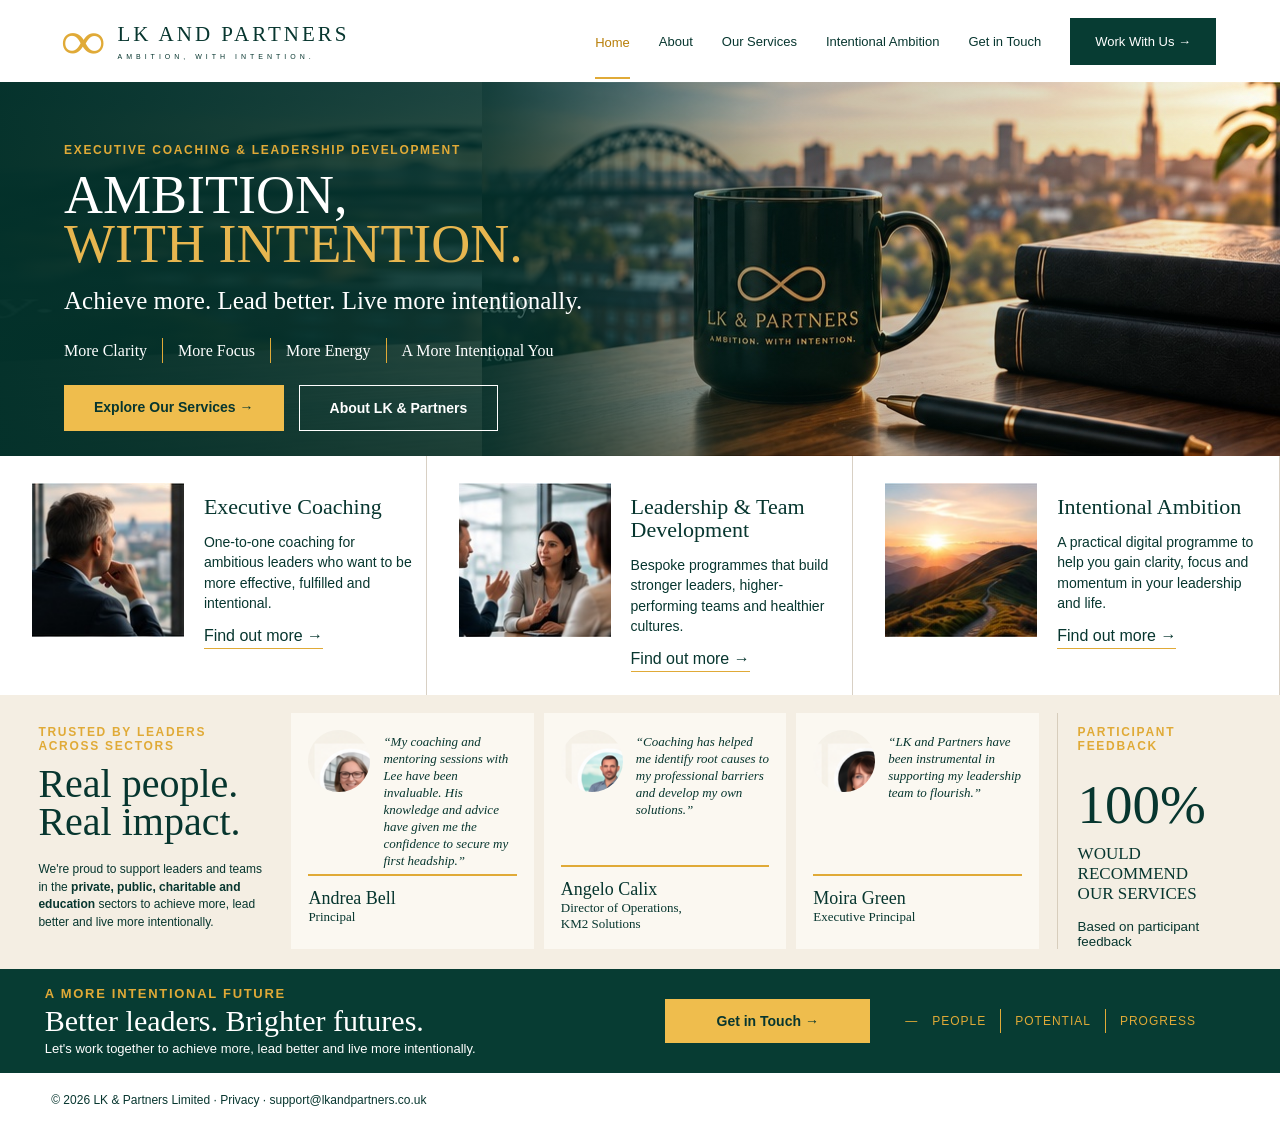
<file: index.html>
<!doctype html><html lang="en"><head><meta charset="utf-8"><meta name="viewport" content="width=device-width,initial-scale=1"><title>LK & Partners | Executive Coaching & Leadership Development</title><link rel="stylesheet" href="styles.css"></head><body><header class="header">
<a class="brand" href="index.html"><span class="infinity">∞</span><span><b>LK AND PARTNERS</b><small>AMBITION, WITH INTENTION.</small></span></a>
<nav><a class="active" href="index.html">Home</a><a href="about.html">About</a><a href="services.html">Our Services</a><a href="intentional-ambition.html">Intentional Ambition</a><a href="contact.html">Get in Touch</a><a class="work" href="contact.html">Work With Us →</a></nav>
</header>
<main>
<section class="hero">
<div class="hero-photo"></div><div class="shade"></div>
<div class="hero-content"><p class="eyebrow">EXECUTIVE COACHING &amp; LEADERSHIP DEVELOPMENT</p><h1>AMBITION,<br><em>WITH INTENTION.</em></h1><h2>Achieve more. Lead better. Live more intentionally.</h2>
<div class="four"><span>More Clarity</span><i></i><span>More Focus</span><i></i><span>More Energy</span><i></i><span>A More Intentional You</span></div>
<div class="buttons"><a class="gold" href="services.html">Explore Our Services →</a><a class="outline" href="about.html">About LK &amp; Partners</a></div></div></section>

<section class="services">
<article><img src="assets/service-coaching.jpg"><div><h3>Executive Coaching</h3><p>One-to-one coaching for ambitious leaders who want to be more effective, fulfilled and intentional.</p><a href="services.html#coaching">Find out more →</a></div></article>
<article><img src="assets/service-team.jpg"><div><h3>Leadership &amp; Team<br>Development</h3><p>Bespoke programmes that build stronger leaders, higher-performing teams and healthier cultures.</p><a href="services.html#teams">Find out more →</a></div></article>
<article><img src="assets/service-ambition.jpg"><div><h3>Intentional Ambition</h3><p>A practical digital programme to help you gain clarity, focus and momentum in your leadership and life.</p><a href="intentional-ambition.html">Find out more →</a></div></article>
</section>

<section class="proof">
<div class="proof-title"><p class="eyebrow">TRUSTED BY LEADERS<br>ACROSS SECTORS</p><h2>Real people.<br>Real impact.</h2><p>We're proud to support leaders and teams in the <b>private, public, charitable and education</b> sectors to achieve more, lead better and live more intentionally.</p></div>
<div class="quotes">
<article><div class="quote"><img src="assets/andrea.png"><p>“My coaching and mentoring sessions with Lee have been invaluable. His knowledge and advice have given me the confidence to secure my first headship.”</p></div><div class="who"><b>Andrea Bell</b><span>Principal</span></div></article>
<article><div class="quote"><img src="assets/angelo.png"><p>“Coaching has helped me identify root causes to my professional barriers and develop my own solutions.”</p></div><div class="who"><b>Angelo Calix</b><span>Director of Operations,<br>KM2 Solutions</span></div></article>
<article><div class="quote"><img src="assets/moira.png"><p>“LK and Partners have been instrumental in supporting my leadership team to flourish.”</p></div><div class="who"><b>Moira Green</b><span>Executive Principal</span></div></article>
</div>
<aside><p class="eyebrow">PARTICIPANT<br>FEEDBACK</p><strong>100%</strong><b>WOULD RECOMMEND<br>OUR SERVICES</b><small>Based on participant feedback</small></aside>
</section>
<section class="closing"><div><p class="eyebrow">A MORE INTENTIONAL FUTURE</p><h2>Better leaders. Brighter futures.</h2><p>Let's work together to achieve more, lead better and live more intentionally.</p></div><a class="gold" href="contact.html">Get in Touch →</a><div class="ppp"><span>—</span> PEOPLE <i></i> POTENTIAL <i></i> PROGRESS</div></section>
</main><footer>© 2026 LK &amp; Partners Limited · <a href="privacy.html">Privacy</a> · <a href="mailto:support@lkandpartners.co.uk">support@lkandpartners.co.uk</a></footer></body></html>
</file>
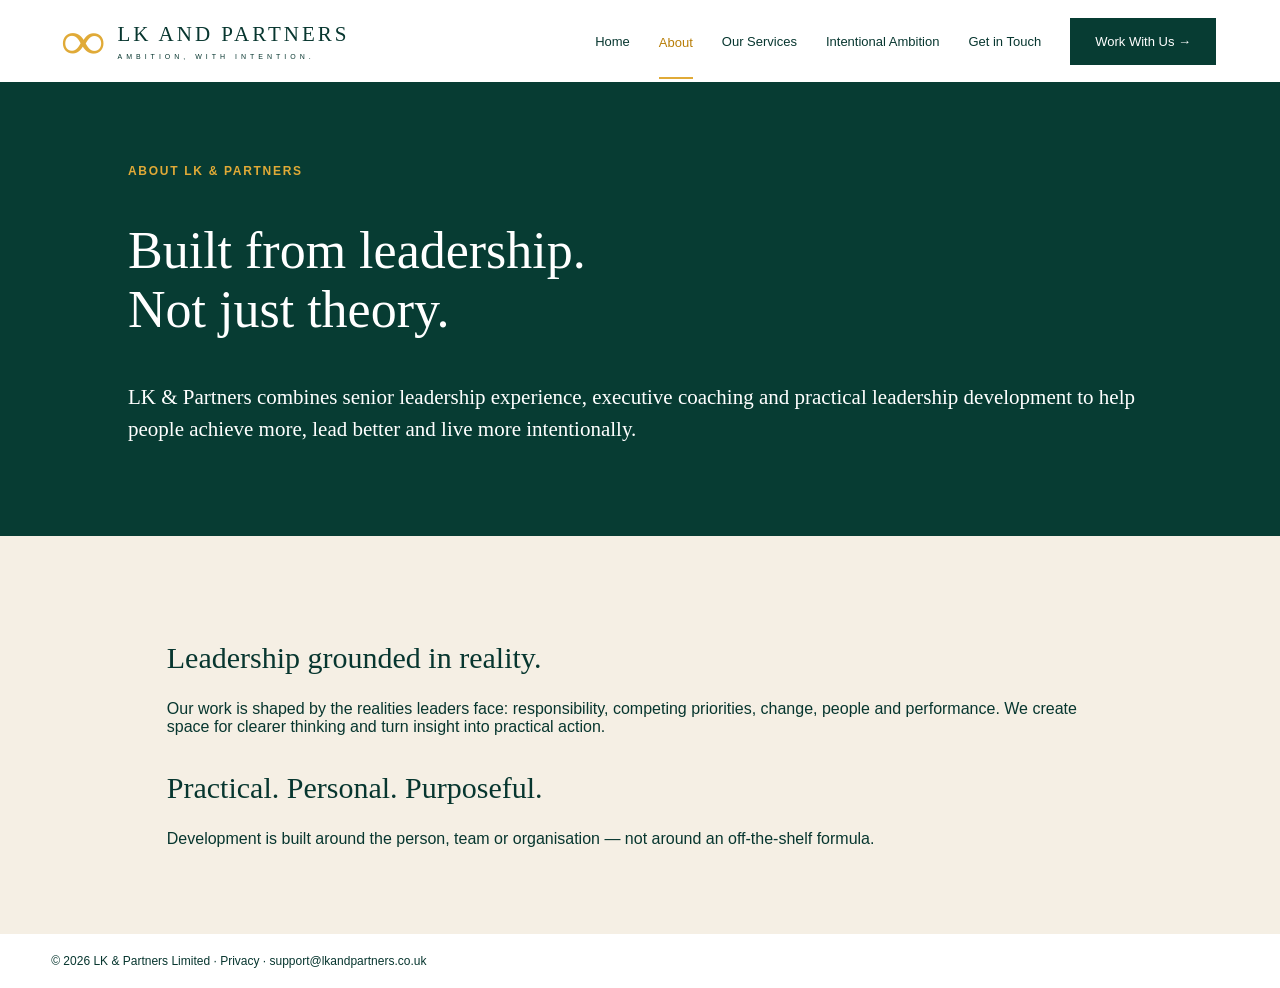
<file: about.html>
<!doctype html><html><head><meta charset="utf-8"><meta name="viewport" content="width=device-width,initial-scale=1"><title>About | LK & Partners</title><link rel="stylesheet" href="styles.css"></head><body><header class="header">
<a class="brand" href="index.html"><span class="infinity">∞</span><span><b>LK AND PARTNERS</b><small>AMBITION, WITH INTENTION.</small></span></a>
<nav><a href="index.html">Home</a><a class="active" href="about.html">About</a><a href="services.html">Our Services</a><a href="intentional-ambition.html">Intentional Ambition</a><a href="contact.html">Get in Touch</a><a class="work" href="contact.html">Work With Us →</a></nav>
</header><main><section class="page dark-page"><p class="eyebrow">ABOUT LK &amp; PARTNERS</p><h1>Built from leadership.<br>Not just theory.</h1><p class="lead">LK &amp; Partners combines senior leadership experience, executive coaching and practical leadership development to help people achieve more, lead better and live more intentionally.</p></section><section class="page"><h2>Leadership grounded in reality.</h2><p>Our work is shaped by the realities leaders face: responsibility, competing priorities, change, people and performance. We create space for clearer thinking and turn insight into practical action.</p><h2>Practical. Personal. Purposeful.</h2><p>Development is built around the person, team or organisation — not around an off-the-shelf formula.</p></section></main><footer>© 2026 LK &amp; Partners Limited · <a href="privacy.html">Privacy</a> · <a href="mailto:support@lkandpartners.co.uk">support@lkandpartners.co.uk</a></footer></body></html>
</file>
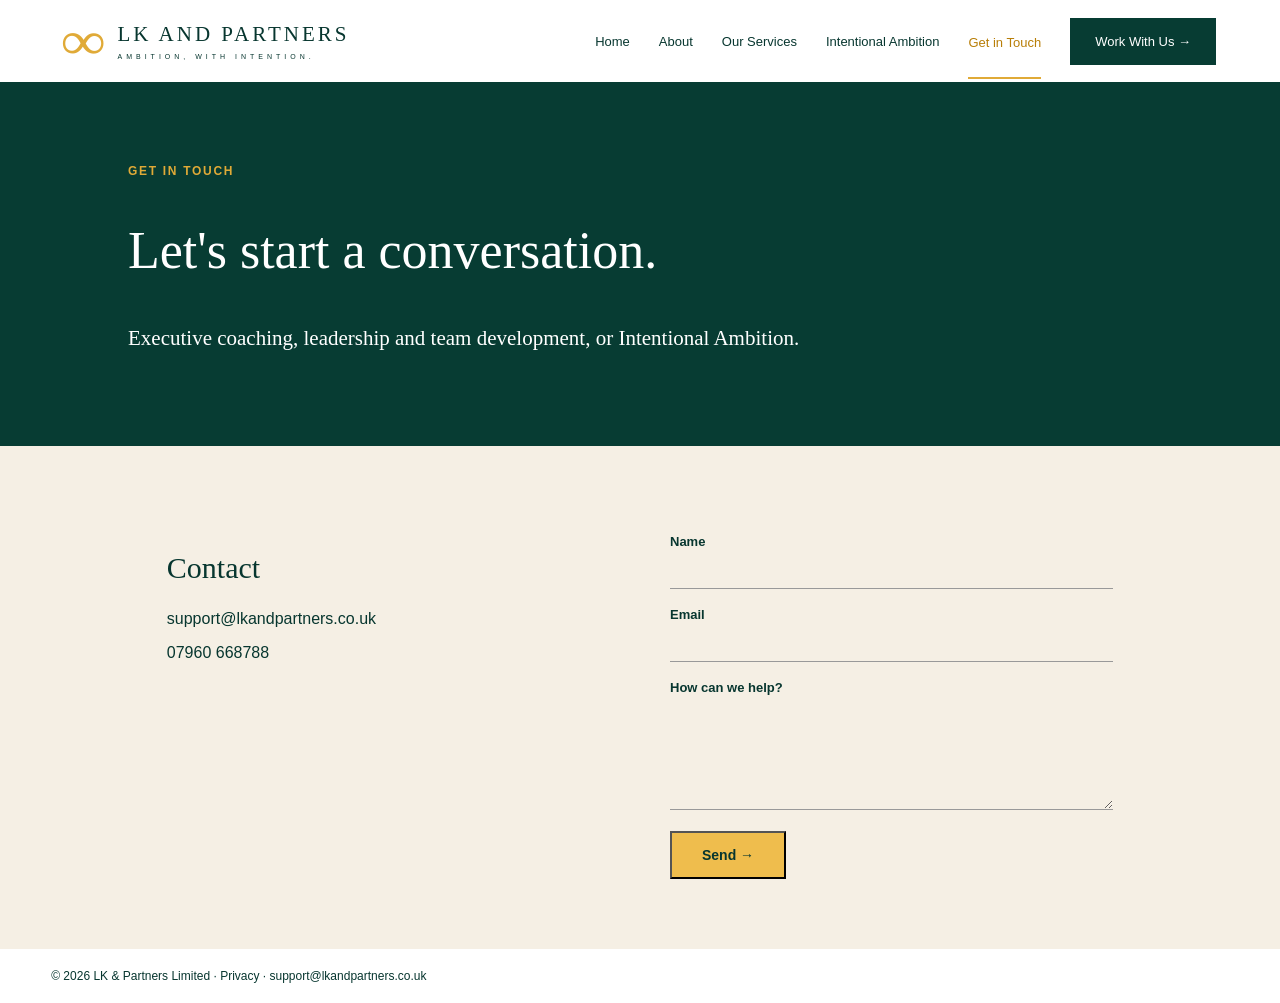
<file: contact.html>
<!doctype html><html><head><meta charset="utf-8"><meta name="viewport" content="width=device-width,initial-scale=1"><title>Get in Touch | LK & Partners</title><link rel="stylesheet" href="styles.css"></head><body><header class="header">
<a class="brand" href="index.html"><span class="infinity">∞</span><span><b>LK AND PARTNERS</b><small>AMBITION, WITH INTENTION.</small></span></a>
<nav><a href="index.html">Home</a><a href="about.html">About</a><a href="services.html">Our Services</a><a href="intentional-ambition.html">Intentional Ambition</a><a class="active" href="contact.html">Get in Touch</a><a class="work" class="active" href="contact.html">Work With Us →</a></nav>
</header><main><section class="page dark-page"><p class="eyebrow">GET IN TOUCH</p><h1>Let's start a conversation.</h1><p class="lead">Executive coaching, leadership and team development, or Intentional Ambition.</p></section><section class="page contact-grid"><div><h2>Contact</h2><p><a href="mailto:support@lkandpartners.co.uk">support@lkandpartners.co.uk</a></p><p>07960 668788</p></div><form action="mailto:support@lkandpartners.co.uk" method="post" enctype="text/plain"><label>Name<input name="Name"></label><label>Email<input type="email" name="Email"></label><label>How can we help?<textarea rows="6" name="Message"></textarea></label><button class="gold">Send →</button></form></section></main><footer>© 2026 LK &amp; Partners Limited · <a href="privacy.html">Privacy</a> · <a href="mailto:support@lkandpartners.co.uk">support@lkandpartners.co.uk</a></footer></body></html>
</file>
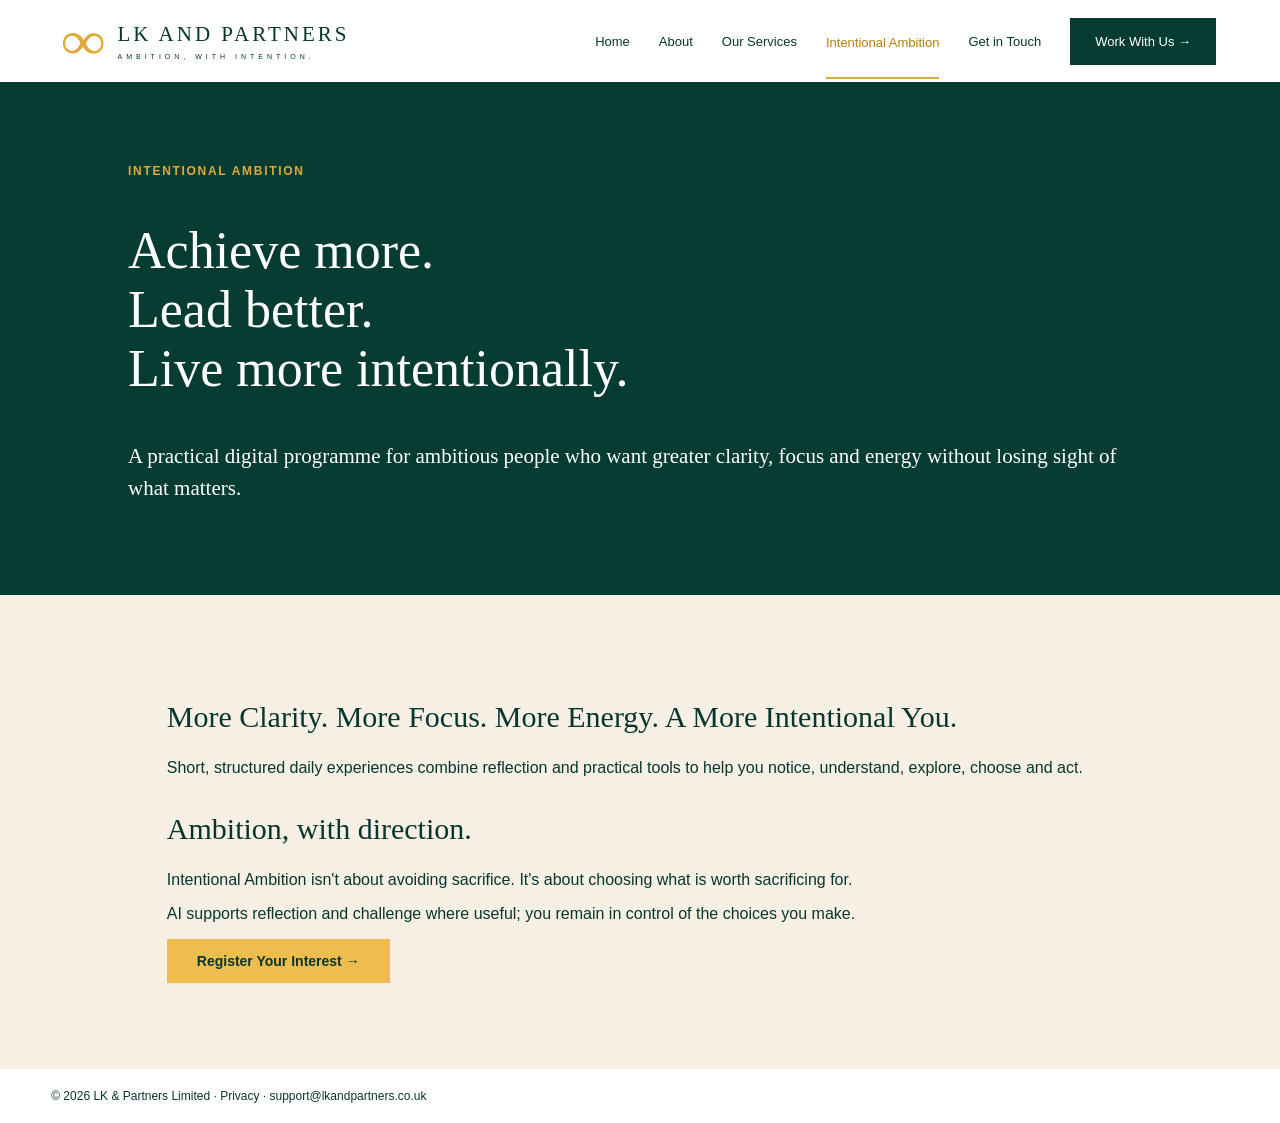
<file: intentional-ambition.html>
<!doctype html><html><head><meta charset="utf-8"><meta name="viewport" content="width=device-width,initial-scale=1"><title>Intentional Ambition | LK & Partners</title><link rel="stylesheet" href="styles.css"></head><body><header class="header">
<a class="brand" href="index.html"><span class="infinity">∞</span><span><b>LK AND PARTNERS</b><small>AMBITION, WITH INTENTION.</small></span></a>
<nav><a href="index.html">Home</a><a href="about.html">About</a><a href="services.html">Our Services</a><a class="active" href="intentional-ambition.html">Intentional Ambition</a><a href="contact.html">Get in Touch</a><a class="work" href="contact.html">Work With Us →</a></nav>
</header><main><section class="page dark-page"><p class="eyebrow">INTENTIONAL AMBITION</p><h1>Achieve more.<br>Lead better.<br>Live more intentionally.</h1><p class="lead">A practical digital programme for ambitious people who want greater clarity, focus and energy without losing sight of what matters.</p></section><section class="page"><h2>More Clarity. More Focus. More Energy. A More Intentional You.</h2><p>Short, structured daily experiences combine reflection and practical tools to help you notice, understand, explore, choose and act.</p><h2>Ambition, with direction.</h2><p>Intentional Ambition isn't about avoiding sacrifice. It's about choosing what is worth sacrificing for.</p><p>AI supports reflection and challenge where useful; you remain in control of the choices you make.</p><p><a class="gold" href="contact.html">Register Your Interest →</a></p></section></main><footer>© 2026 LK &amp; Partners Limited · <a href="privacy.html">Privacy</a> · <a href="mailto:support@lkandpartners.co.uk">support@lkandpartners.co.uk</a></footer></body></html>
</file>
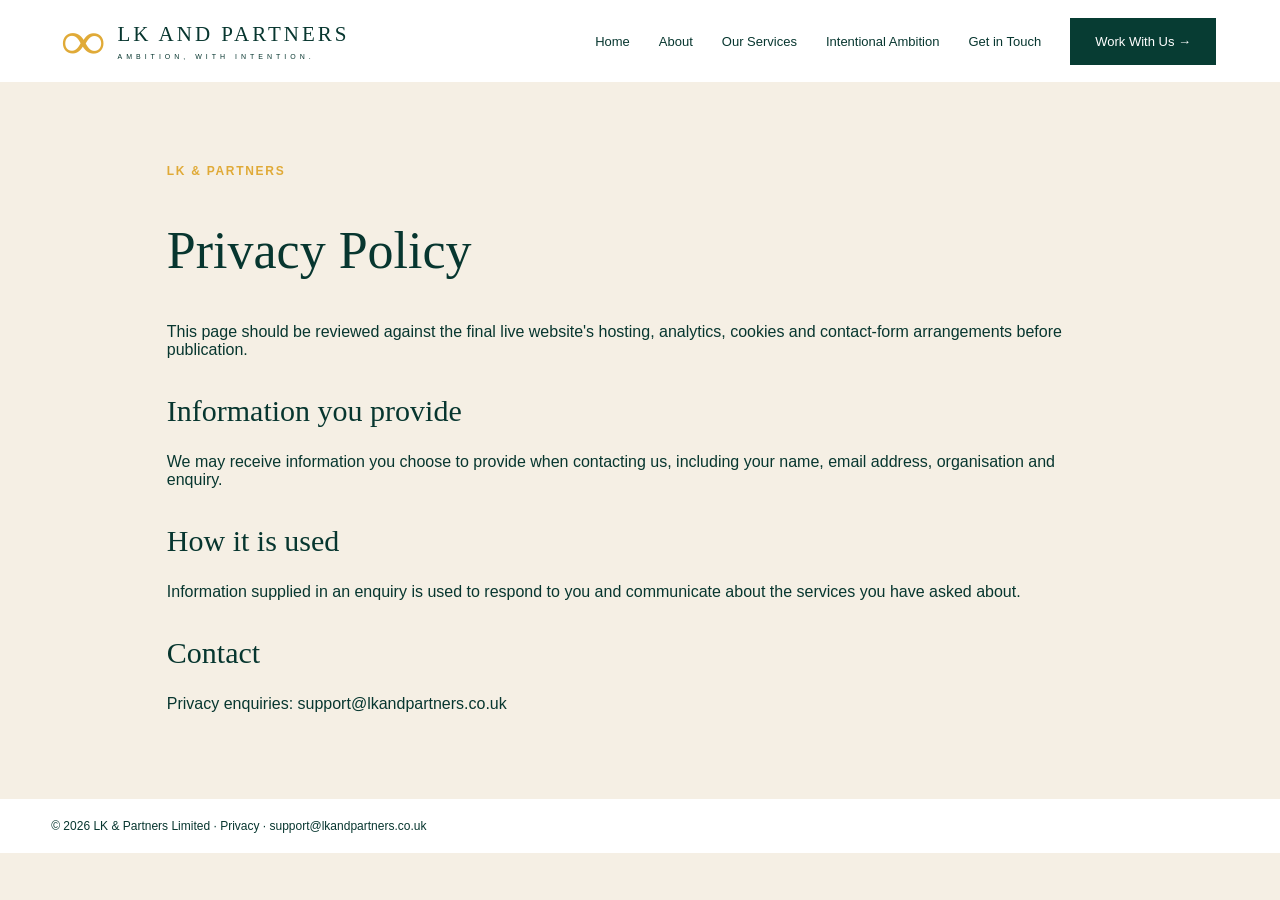
<file: privacy.html>
<!doctype html><html><head><meta charset="utf-8"><meta name="viewport" content="width=device-width,initial-scale=1"><title>Privacy | LK & Partners</title><link rel="stylesheet" href="styles.css"></head><body><header class="header">
<a class="brand" href="index.html"><span class="infinity">∞</span><span><b>LK AND PARTNERS</b><small>AMBITION, WITH INTENTION.</small></span></a>
<nav><a href="index.html">Home</a><a href="about.html">About</a><a href="services.html">Our Services</a><a href="intentional-ambition.html">Intentional Ambition</a><a href="contact.html">Get in Touch</a><a class="work" href="contact.html">Work With Us →</a></nav>
</header><main><section class="page"><p class="eyebrow">LK &amp; PARTNERS</p><h1>Privacy Policy</h1><p>This page should be reviewed against the final live website's hosting, analytics, cookies and contact-form arrangements before publication.</p><h2>Information you provide</h2><p>We may receive information you choose to provide when contacting us, including your name, email address, organisation and enquiry.</p><h2>How it is used</h2><p>Information supplied in an enquiry is used to respond to you and communicate about the services you have asked about.</p><h2>Contact</h2><p>Privacy enquiries: support@lkandpartners.co.uk</p></section></main><footer>© 2026 LK &amp; Partners Limited · <a href="privacy.html">Privacy</a> · <a href="mailto:support@lkandpartners.co.uk">support@lkandpartners.co.uk</a></footer></body></html>
</file>
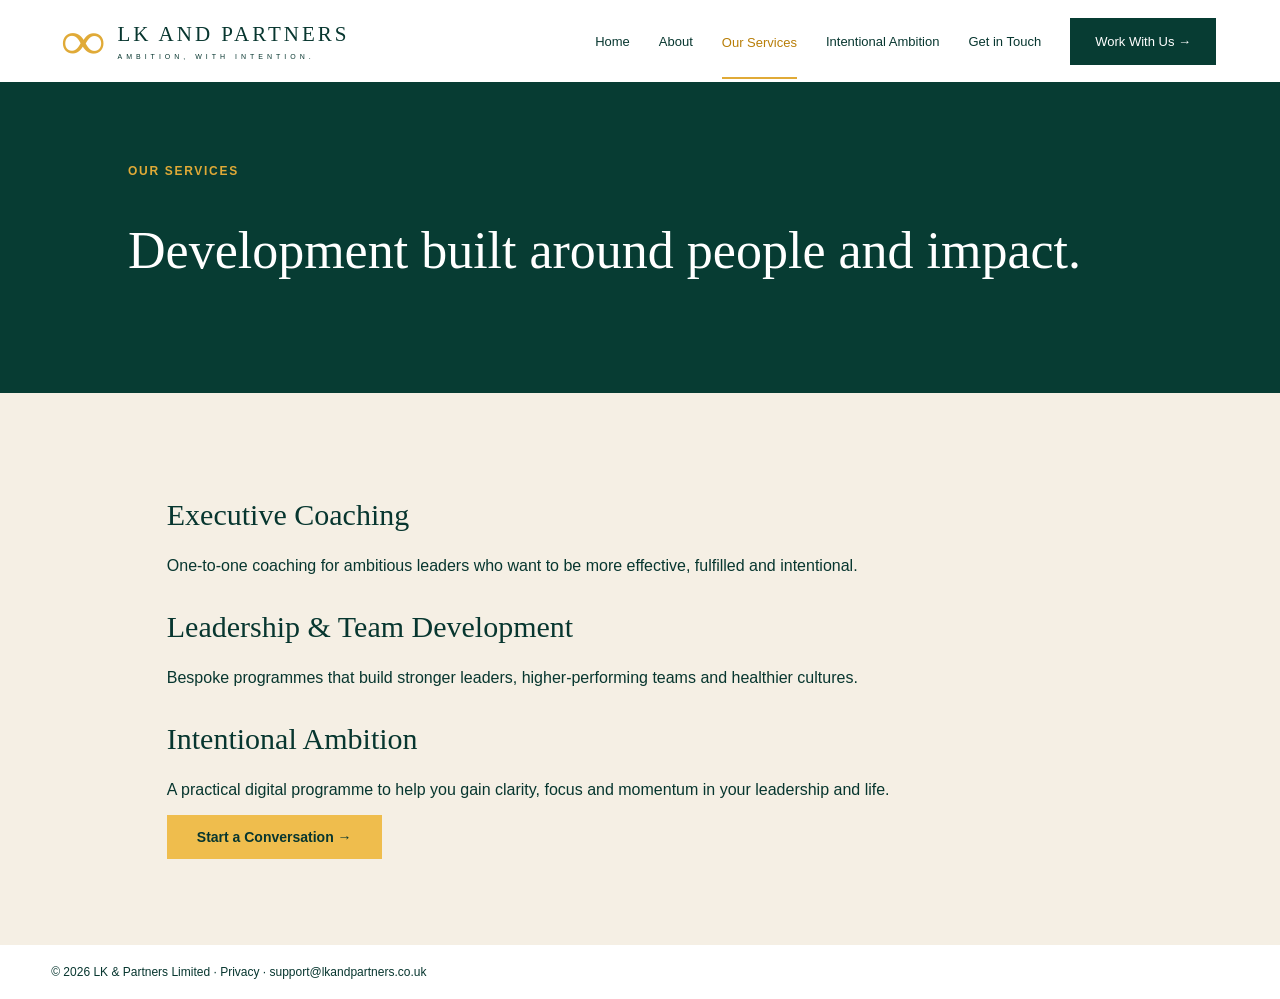
<file: services.html>
<!doctype html><html><head><meta charset="utf-8"><meta name="viewport" content="width=device-width,initial-scale=1"><title>Our Services | LK & Partners</title><link rel="stylesheet" href="styles.css"></head><body><header class="header">
<a class="brand" href="index.html"><span class="infinity">∞</span><span><b>LK AND PARTNERS</b><small>AMBITION, WITH INTENTION.</small></span></a>
<nav><a href="index.html">Home</a><a href="about.html">About</a><a class="active" href="services.html">Our Services</a><a href="intentional-ambition.html">Intentional Ambition</a><a href="contact.html">Get in Touch</a><a class="work" href="contact.html">Work With Us →</a></nav>
</header><main><section class="page dark-page"><p class="eyebrow">OUR SERVICES</p><h1>Development built around people and impact.</h1></section><section class="page"><h2 id="coaching">Executive Coaching</h2><p>One-to-one coaching for ambitious leaders who want to be more effective, fulfilled and intentional.</p><h2 id="teams">Leadership &amp; Team Development</h2><p>Bespoke programmes that build stronger leaders, higher-performing teams and healthier cultures.</p><h2>Intentional Ambition</h2><p>A practical digital programme to help you gain clarity, focus and momentum in your leadership and life.</p><p><a class="gold" href="contact.html">Start a Conversation →</a></p></section></main><footer>© 2026 LK &amp; Partners Limited · <a href="privacy.html">Privacy</a> · <a href="mailto:support@lkandpartners.co.uk">support@lkandpartners.co.uk</a></footer></body></html>
</file>
<file: styles.css>
:root{--green:#073c33;--gold:#e0aa37;--cream:#f5efe4;--ink:#07362f}*{box-sizing:border-box}body{margin:0;background:var(--cream);color:var(--ink);font-family:Arial,sans-serif}a{text-decoration:none;color:inherit}.header{height:82px;background:#fff;display:flex;align-items:center;justify-content:space-between;padding:0 5%;gap:30px}.brand{display:flex;align-items:center;gap:15px}.infinity{font:54px/1 Georgia;color:var(--gold);font-weight:300;transform:scaleX(1.18);transform-origin:center}.brand span:last-child{display:flex;flex-direction:column}.brand b{font:21px Georgia;letter-spacing:3px;font-weight:500}.brand small{font-size:7px;letter-spacing:4px;margin-top:6px}nav{display:flex;align-items:center;gap:29px;font-size:13px}nav .active{color:#b87e08;border-bottom:2px solid var(--gold);padding:31px 0 27px}.work{background:var(--green);color:#fff;padding:16px 25px}.hero{height:374px;position:relative;overflow:hidden;background:#073c33}.hero-photo{position:absolute;inset:0;background:url('assets/hero.jpg') center/cover no-repeat}.shade{position:absolute;inset:0;background:linear-gradient(90deg,rgba(3,49,42,.98) 0%,rgba(3,49,42,.84) 38%,rgba(3,49,42,.23) 62%,rgba(3,49,42,0) 100%)}.hero-content{position:relative;color:#fff;padding:49px 5%;width:58%;z-index:2}.eyebrow{font-size:12px;letter-spacing:1.7px;color:var(--gold);font-weight:bold}.hero h1{font:54px/.91 Georgia;margin:14px 0 18px}.hero h1 em{font-style:normal;color:#e7b64f}.hero h2{font:25px Georgia;margin:0 0 23px}.four{display:flex;align-items:center;gap:15px;font:16px Georgia}.four i{width:1px;height:25px;background:var(--gold)}.buttons{display:flex;gap:15px;margin-top:22px}.gold,.outline{display:inline-block;padding:14px 30px;font-weight:bold;font-size:14px}.gold{background:#efbd4d;color:#07362f}.outline{border:1px solid #fff;color:#fff}.services{display:grid;grid-template-columns:repeat(3,1fr);background:#fff}.services article{display:grid;grid-template-columns:42% 58%;gap:20px;padding:27px 32px;border-right:1px solid #d8d0c4}.services img{width:100%;height:154px;object-fit:cover}.services h3{font:22px/1.05 Georgia;margin:12px 0}.services p{font-size:14px;line-height:1.45}.services a{font-size:16px;border-bottom:1px solid var(--gold);padding-bottom:4px}.proof{display:grid;grid-template-columns:235px 1fr 185px;gap:18px;padding:18px 3% 20px;background:#f4eee3}.proof-title h2{font:40px/.95 Georgia;margin:12px 0 20px}.proof-title>p:last-child{font-size:12px;line-height:1.45}.quotes{display:grid;grid-template-columns:repeat(3,1fr);gap:10px}.quotes article{background:#fbf8f1;padding:17px;min-height:218px;display:flex;flex-direction:column}.quote{display:grid;grid-template-columns:62px 1fr;gap:13px}.quote img{width:62px;height:62px;border-radius:50%;object-fit:cover}.quote p{font:italic 13px/1.3 Georgia;margin:4px 0}.who{border-top:2px solid var(--gold);padding-top:12px;margin-top:auto;display:flex;flex-direction:column;min-height:58px}.who b{font:18px Georgia}.who span{font:13px Georgia}.proof aside{border-left:1px solid #d7cdbc;padding-left:20px;display:flex;flex-direction:column}.proof aside strong{font:55px Georgia;margin:8px 0}.proof aside>b{font:17px Georgia}.proof aside small{margin-top:auto}.closing{background:var(--green);color:#fff;min-height:98px;padding:15px 3.5%;display:grid;grid-template-columns:1fr 205px 330px;align-items:center;gap:35px}.closing h2{font:30px Georgia;margin:3px 0}.closing p{margin:2px 0;font-size:13px}.closing .gold{text-align:center}.ppp{color:var(--gold);font-size:12px;letter-spacing:1px;display:flex;gap:14px;align-items:center}.ppp i{height:24px;width:1px;background:var(--gold)}footer{background:#fff;padding:20px 4%;font-size:12px}
.page{max-width:1100px;margin:auto;padding:70px 6%}.page h1{font:52px Georgia}.page h2{font:30px Georgia;margin-top:35px}.page .lead{font:21px/1.5 Georgia}.dark-page{background:var(--green);color:#fff;max-width:none;padding:70px 10%}.contact-grid{display:grid;grid-template-columns:1fr 1fr;gap:60px}.contact-grid label{display:block;margin:18px 0;font-size:13px;font-weight:bold}.contact-grid input,.contact-grid textarea{width:100%;padding:12px;border:0;border-bottom:1px solid #999;background:transparent}
@media(max-width:900px){nav{display:none}.hero{height:auto;min-height:560px}.hero-content{width:100%;padding:50px 6%}.hero h1{font-size:43px}.services,.quotes,.proof,.closing,.contact-grid{grid-template-columns:1fr}.services article{grid-template-columns:130px 1fr}.proof aside{border-left:0;border-top:1px solid #ddd;padding:20px 0}.ppp{display:none}}

/* FINAL LOCKED PATCH: testimonial image alignment only */
.quote img{justify-self:center;align-self:start}
</file>
